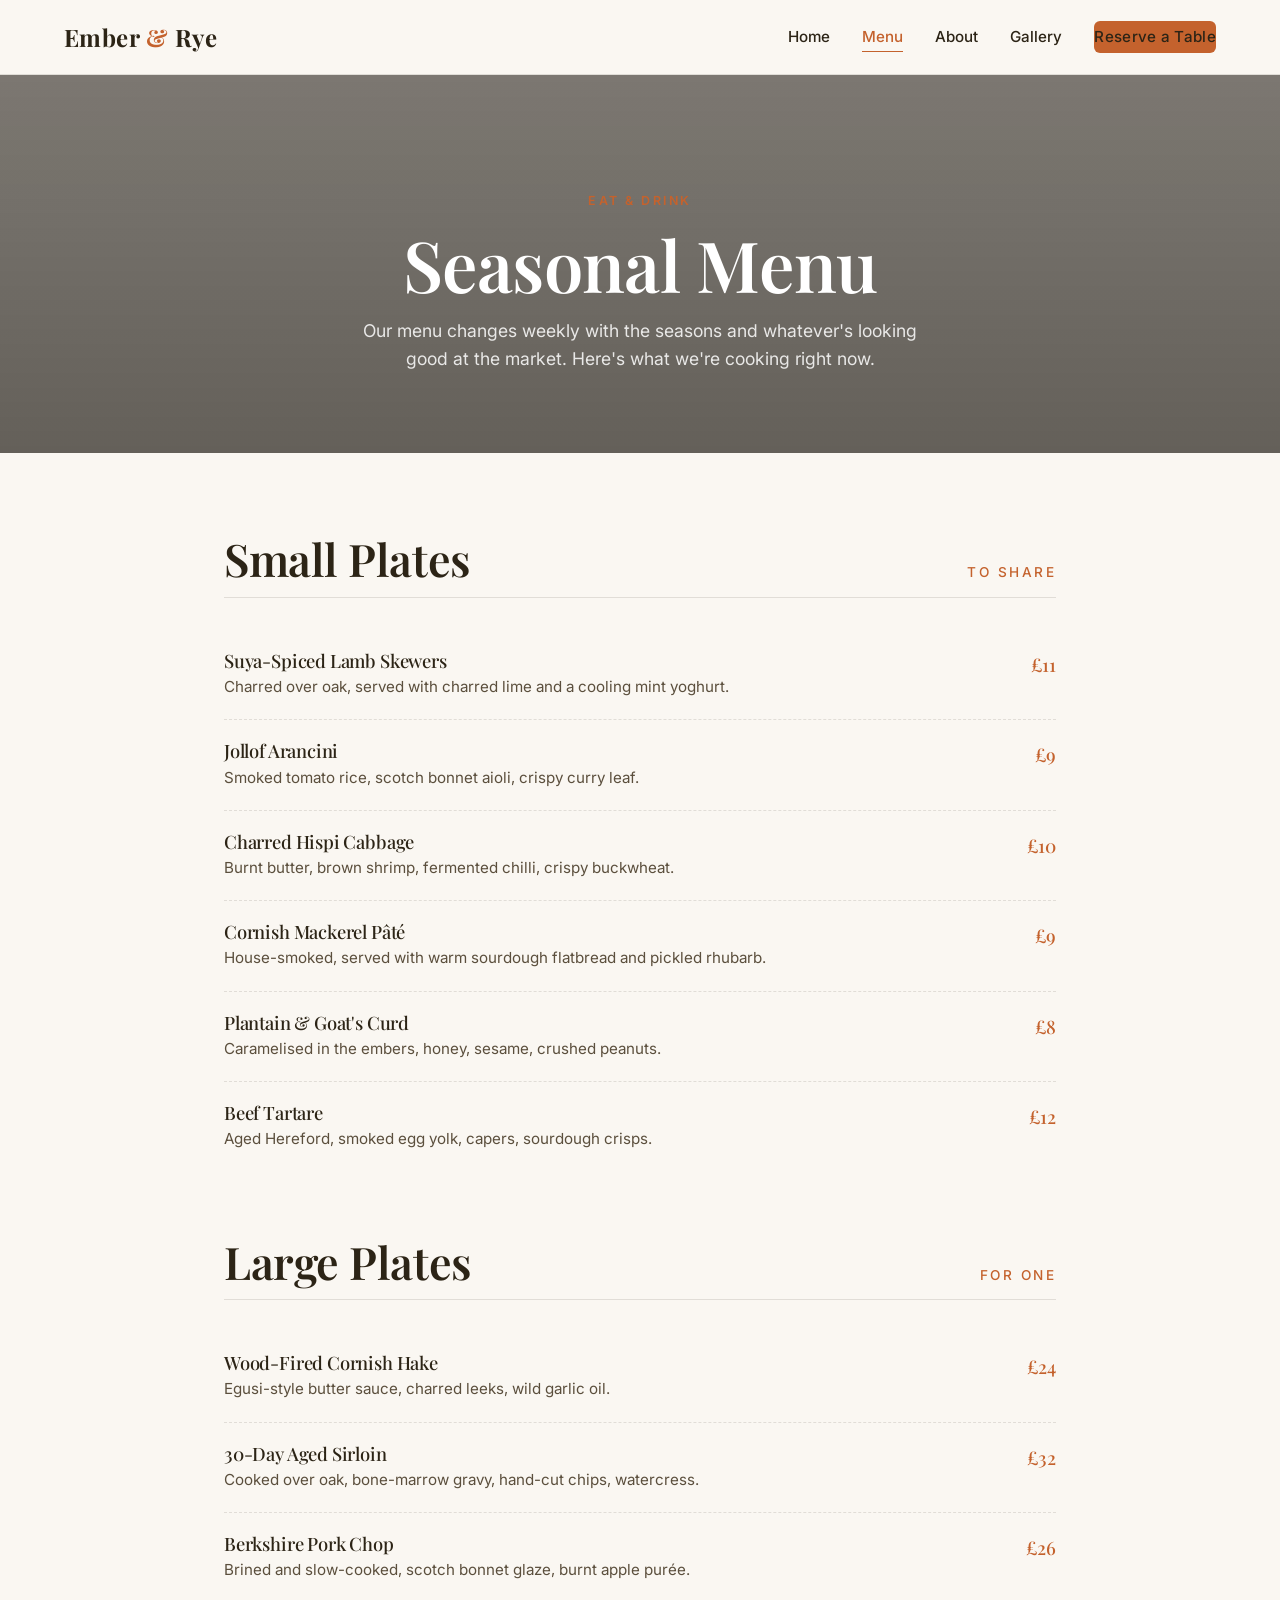
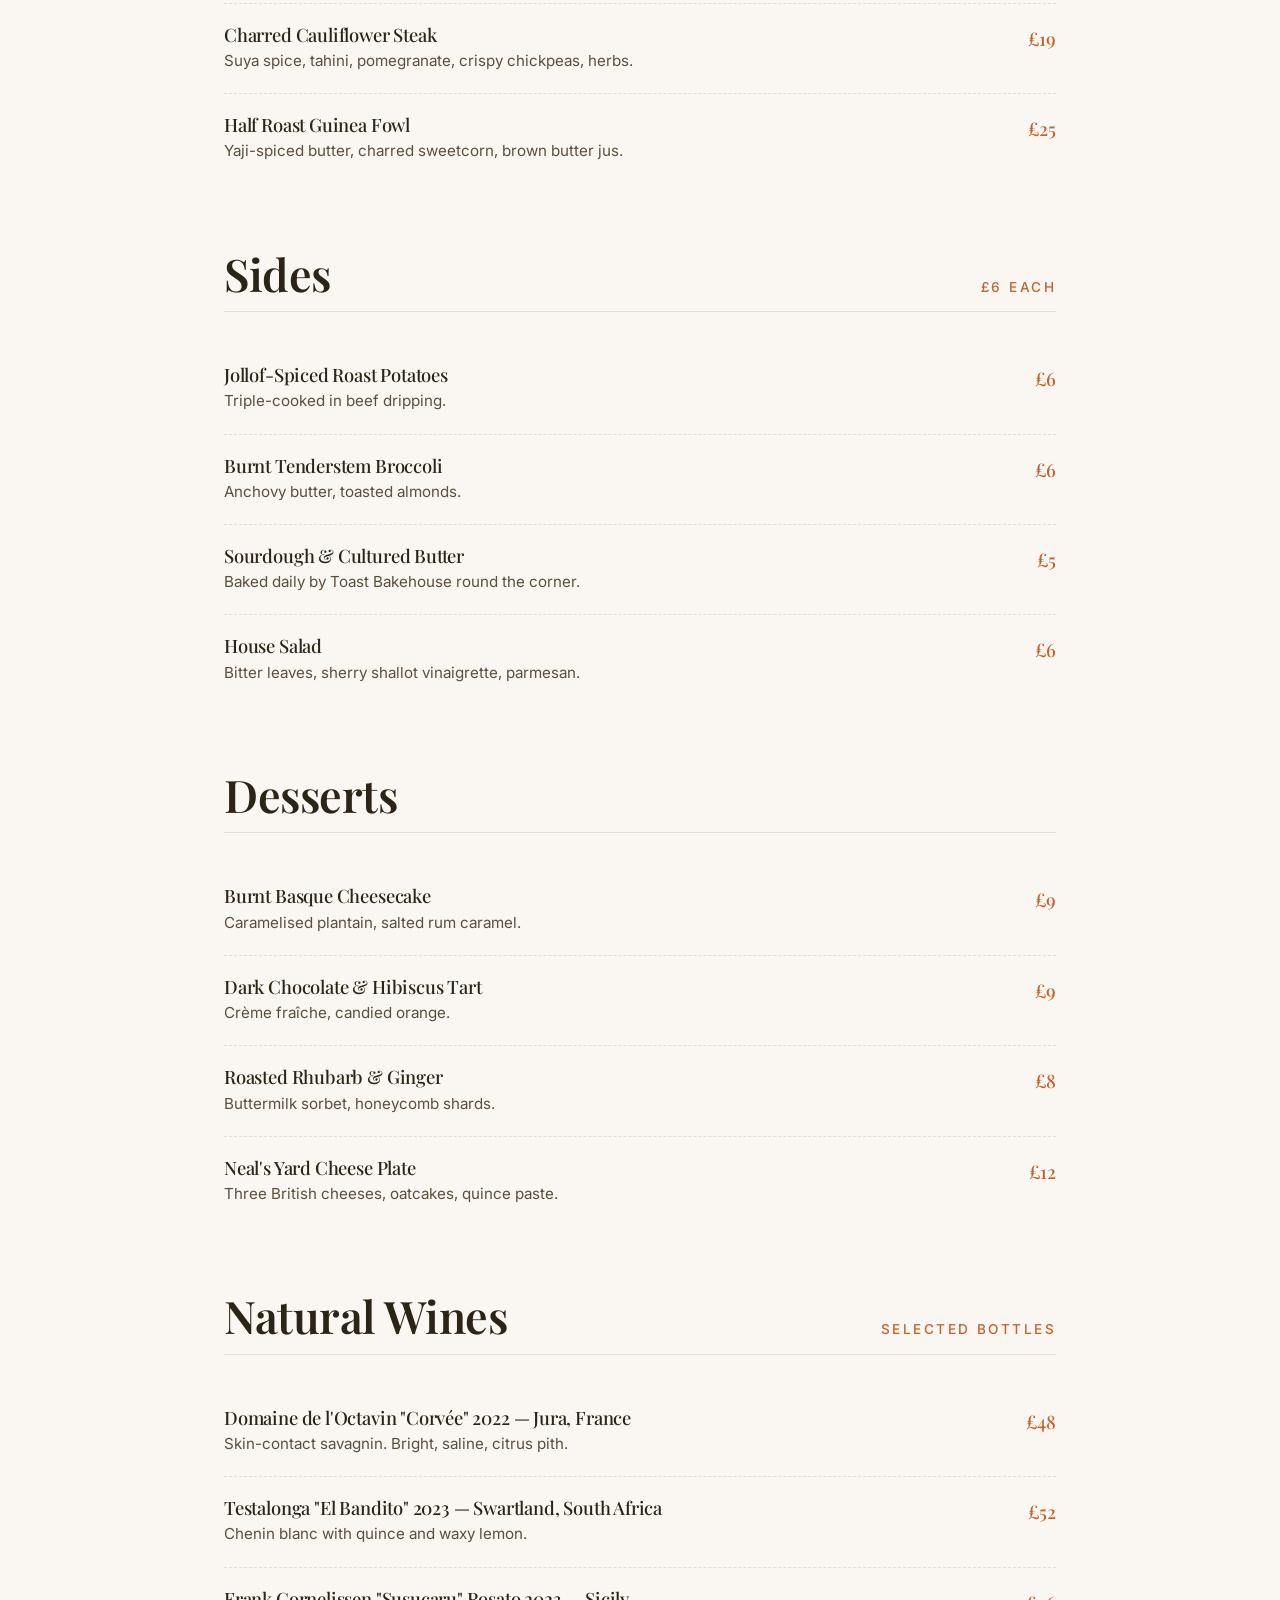
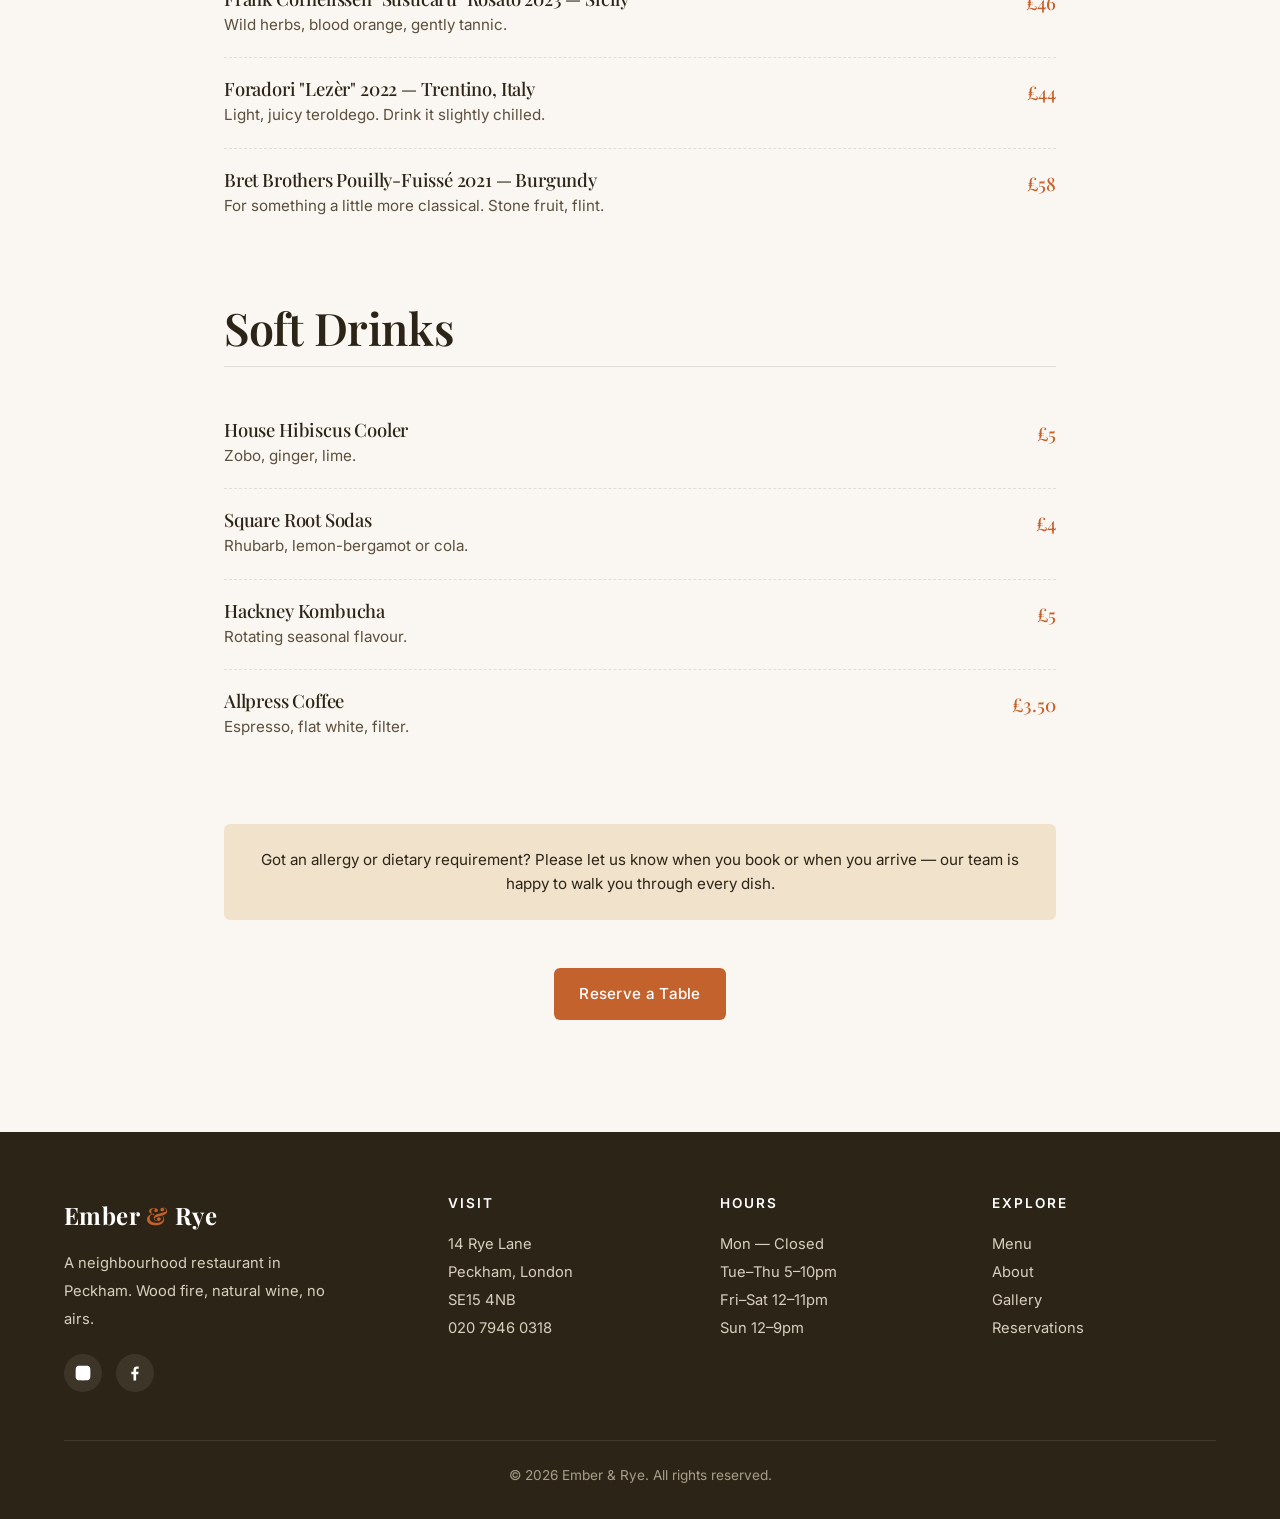
<file: menu.html>
<!doctype html>
<html lang="en">
<head>
<meta charset="utf-8" />
<meta name="viewport" content="width=device-width,initial-scale=1" />
<title>Menu — Ember & Rye, Peckham</title>
<meta name="description" content="Our seasonal menu changes weekly. Wood-fired small and large plates, sides, desserts and a natural wine list. Peckham, London." />
<link rel="preconnect" href="https://fonts.googleapis.com" />
<link rel="preconnect" href="https://fonts.gstatic.com" crossorigin />
<link href="https://fonts.googleapis.com/css2?family=Playfair+Display:wght@500;600;700&family=Inter:wght@400;500;600;700&display=swap" rel="stylesheet" />
<link rel="stylesheet" href="styles.css" />
</head>
<body>
<header class="site-header">
  <nav class="nav">
    <a href="index.html" class="logo">Ember <span>&</span> Rye</a>
    <button class="menu-toggle" aria-label="Menu"><span></span><span></span><span></span></button>
    <ul class="nav-links">
      <li><a href="index.html">Home</a></li>
      <li><a href="menu.html" class="active">Menu</a></li>
      <li><a href="about.html">About</a></li>
      <li><a href="gallery.html">Gallery</a></li>
      <li><a href="reservations.html" class="btn btn-primary">Reserve a Table</a></li>
    </ul>
  </nav>
</header>

<section class="page-hero" style="background-image:linear-gradient(rgba(20,15,8,.55),rgba(20,15,8,.65)),url('https://images.unsplash.com/photo-1504674900247-0877df9cc836?w=1920&q=80')">
  <span class="eyebrow" style="color:var(--accent)">Eat & Drink</span>
  <h1>Seasonal Menu</h1>
  <p>Our menu changes weekly with the seasons and whatever's looking good at the market. Here's what we're cooking right now.</p>
</section>

<section>
  <div class="container" style="max-width:880px">

    <div class="menu-section fade-up">
      <h2>Small Plates <small>To Share</small></h2>
      <div class="dish"><div class="dish-info"><h3>Suya-Spiced Lamb Skewers</h3><p>Charred over oak, served with charred lime and a cooling mint yoghurt.</p></div><div class="dish-price">£11</div></div>
      <div class="dish"><div class="dish-info"><h3>Jollof Arancini</h3><p>Smoked tomato rice, scotch bonnet aioli, crispy curry leaf.</p></div><div class="dish-price">£9</div></div>
      <div class="dish"><div class="dish-info"><h3>Charred Hispi Cabbage</h3><p>Burnt butter, brown shrimp, fermented chilli, crispy buckwheat.</p></div><div class="dish-price">£10</div></div>
      <div class="dish"><div class="dish-info"><h3>Cornish Mackerel Pâté</h3><p>House-smoked, served with warm sourdough flatbread and pickled rhubarb.</p></div><div class="dish-price">£9</div></div>
      <div class="dish"><div class="dish-info"><h3>Plantain & Goat's Curd</h3><p>Caramelised in the embers, honey, sesame, crushed peanuts.</p></div><div class="dish-price">£8</div></div>
      <div class="dish"><div class="dish-info"><h3>Beef Tartare</h3><p>Aged Hereford, smoked egg yolk, capers, sourdough crisps.</p></div><div class="dish-price">£12</div></div>
    </div>

    <div class="menu-section fade-up">
      <h2>Large Plates <small>For One</small></h2>
      <div class="dish"><div class="dish-info"><h3>Wood-Fired Cornish Hake</h3><p>Egusi-style butter sauce, charred leeks, wild garlic oil.</p></div><div class="dish-price">£24</div></div>
      <div class="dish"><div class="dish-info"><h3>30-Day Aged Sirloin</h3><p>Cooked over oak, bone-marrow gravy, hand-cut chips, watercress.</p></div><div class="dish-price">£32</div></div>
      <div class="dish"><div class="dish-info"><h3>Berkshire Pork Chop</h3><p>Brined and slow-cooked, scotch bonnet glaze, burnt apple purée.</p></div><div class="dish-price">£26</div></div>
      <div class="dish"><div class="dish-info"><h3>Charred Cauliflower Steak</h3><p>Suya spice, tahini, pomegranate, crispy chickpeas, herbs.</p></div><div class="dish-price">£19</div></div>
      <div class="dish"><div class="dish-info"><h3>Half Roast Guinea Fowl</h3><p>Yaji-spiced butter, charred sweetcorn, brown butter jus.</p></div><div class="dish-price">£25</div></div>
    </div>

    <div class="menu-section fade-up">
      <h2>Sides <small>£6 each</small></h2>
      <div class="dish"><div class="dish-info"><h3>Jollof-Spiced Roast Potatoes</h3><p>Triple-cooked in beef dripping.</p></div><div class="dish-price">£6</div></div>
      <div class="dish"><div class="dish-info"><h3>Burnt Tenderstem Broccoli</h3><p>Anchovy butter, toasted almonds.</p></div><div class="dish-price">£6</div></div>
      <div class="dish"><div class="dish-info"><h3>Sourdough & Cultured Butter</h3><p>Baked daily by Toast Bakehouse round the corner.</p></div><div class="dish-price">£5</div></div>
      <div class="dish"><div class="dish-info"><h3>House Salad</h3><p>Bitter leaves, sherry shallot vinaigrette, parmesan.</p></div><div class="dish-price">£6</div></div>
    </div>

    <div class="menu-section fade-up">
      <h2>Desserts</h2>
      <div class="dish"><div class="dish-info"><h3>Burnt Basque Cheesecake</h3><p>Caramelised plantain, salted rum caramel.</p></div><div class="dish-price">£9</div></div>
      <div class="dish"><div class="dish-info"><h3>Dark Chocolate & Hibiscus Tart</h3><p>Crème fraîche, candied orange.</p></div><div class="dish-price">£9</div></div>
      <div class="dish"><div class="dish-info"><h3>Roasted Rhubarb & Ginger</h3><p>Buttermilk sorbet, honeycomb shards.</p></div><div class="dish-price">£8</div></div>
      <div class="dish"><div class="dish-info"><h3>Neal's Yard Cheese Plate</h3><p>Three British cheeses, oatcakes, quince paste.</p></div><div class="dish-price">£12</div></div>
    </div>

    <div class="menu-section fade-up">
      <h2>Natural Wines <small>Selected Bottles</small></h2>
      <div class="dish"><div class="dish-info"><h3>Domaine de l'Octavin "Corvée" 2022 — Jura, France</h3><p>Skin-contact savagnin. Bright, saline, citrus pith.</p></div><div class="dish-price">£48</div></div>
      <div class="dish"><div class="dish-info"><h3>Testalonga "El Bandito" 2023 — Swartland, South Africa</h3><p>Chenin blanc with quince and waxy lemon.</p></div><div class="dish-price">£52</div></div>
      <div class="dish"><div class="dish-info"><h3>Frank Cornelissen "Susucaru" Rosato 2023 — Sicily</h3><p>Wild herbs, blood orange, gently tannic.</p></div><div class="dish-price">£46</div></div>
      <div class="dish"><div class="dish-info"><h3>Foradori "Lezèr" 2022 — Trentino, Italy</h3><p>Light, juicy teroldego. Drink it slightly chilled.</p></div><div class="dish-price">£44</div></div>
      <div class="dish"><div class="dish-info"><h3>Bret Brothers Pouilly-Fuissé 2021 — Burgundy</h3><p>For something a little more classical. Stone fruit, flint.</p></div><div class="dish-price">£58</div></div>
    </div>

    <div class="menu-section fade-up">
      <h2>Soft Drinks</h2>
      <div class="dish"><div class="dish-info"><h3>House Hibiscus Cooler</h3><p>Zobo, ginger, lime.</p></div><div class="dish-price">£5</div></div>
      <div class="dish"><div class="dish-info"><h3>Square Root Sodas</h3><p>Rhubarb, lemon-bergamot or cola.</p></div><div class="dish-price">£4</div></div>
      <div class="dish"><div class="dish-info"><h3>Hackney Kombucha</h3><p>Rotating seasonal flavour.</p></div><div class="dish-price">£5</div></div>
      <div class="dish"><div class="dish-info"><h3>Allpress Coffee</h3><p>Espresso, flat white, filter.</p></div><div class="dish-price">£3.50</div></div>
    </div>

    <div class="allergen-note fade-up">
      Got an allergy or dietary requirement? Please let us know when you book or when you arrive — our team is happy to walk you through every dish.
    </div>

    <div style="text-align:center;margin-top:3rem" class="fade-up">
      <a href="reservations.html" class="btn btn-primary">Reserve a Table</a>
    </div>

  </div>
</section>

<footer>
  <div class="container">
    <div class="footer-grid">
      <div class="footer-brand">
        <div class="logo" style="color:#fff">Ember <span>&</span> Rye</div>
        <p>A neighbourhood restaurant in Peckham. Wood fire, natural wine, no airs.</p>
        <div class="socials">
          <a href="#" aria-label="Instagram"><svg viewBox="0 0 24 24"><path d="M12 2.2c3.2 0 3.6 0 4.85.07 1.17.05 1.8.25 2.23.41.56.22.96.48 1.38.9.42.42.68.82.9 1.38.16.42.36 1.06.41 2.23.06 1.27.07 1.65.07 4.85s0 3.58-.07 4.85c-.05 1.17-.25 1.8-.41 2.23a3.7 3.7 0 0 1-.9 1.38c-.42.42-.82.68-1.38.9-.43.16-1.06.36-2.23.41-1.27.06-1.65.07-4.85.07s-3.58 0-4.85-.07c-1.17-.05-1.8-.25-2.23-.41a3.7 3.7 0 0 1-1.38-.9 3.7 3.7 0 0 1-.9-1.38c-.16-.43-.36-1.06-.41-2.23C2.2 15.58 2.2 15.2 2.2 12s0-3.58.07-4.85c.05-1.17.25-1.8.41-2.23.22-.56.48-.96.9-1.38.42-.42.82-.68 1.38-.9.43-.16 1.06-.36 2.23-.41C8.42 2.2 8.8 2.2 12 2.2z"/></svg></a>
          <a href="#" aria-label="Facebook"><svg viewBox="0 0 24 24"><path d="M13.5 22v-8.5h2.86l.43-3.33H13.5V8.04c0-.96.27-1.62 1.65-1.62h1.76V3.43c-.86-.09-1.72-.13-2.59-.13-2.56 0-4.32 1.56-4.32 4.44v2.43H7.13v3.33h2.87V22h3.5z"/></svg></a>
        </div>
      </div>
      <div><h4>Visit</h4><ul><li>14 Rye Lane</li><li>Peckham, London</li><li>SE15 4NB</li><li>020 7946 0318</li></ul></div>
      <div><h4>Hours</h4><ul><li>Mon — Closed</li><li>Tue–Thu 5–10pm</li><li>Fri–Sat 12–11pm</li><li>Sun 12–9pm</li></ul></div>
      <div><h4>Explore</h4><ul><li><a href="menu.html">Menu</a></li><li><a href="about.html">About</a></li><li><a href="gallery.html">Gallery</a></li><li><a href="reservations.html">Reservations</a></li></ul></div>
    </div>
    <div class="copyright">© 2026 Ember & Rye. All rights reserved.</div>
  </div>
</footer>
<script src="main.js"></script>
</body>
</html>
</file>
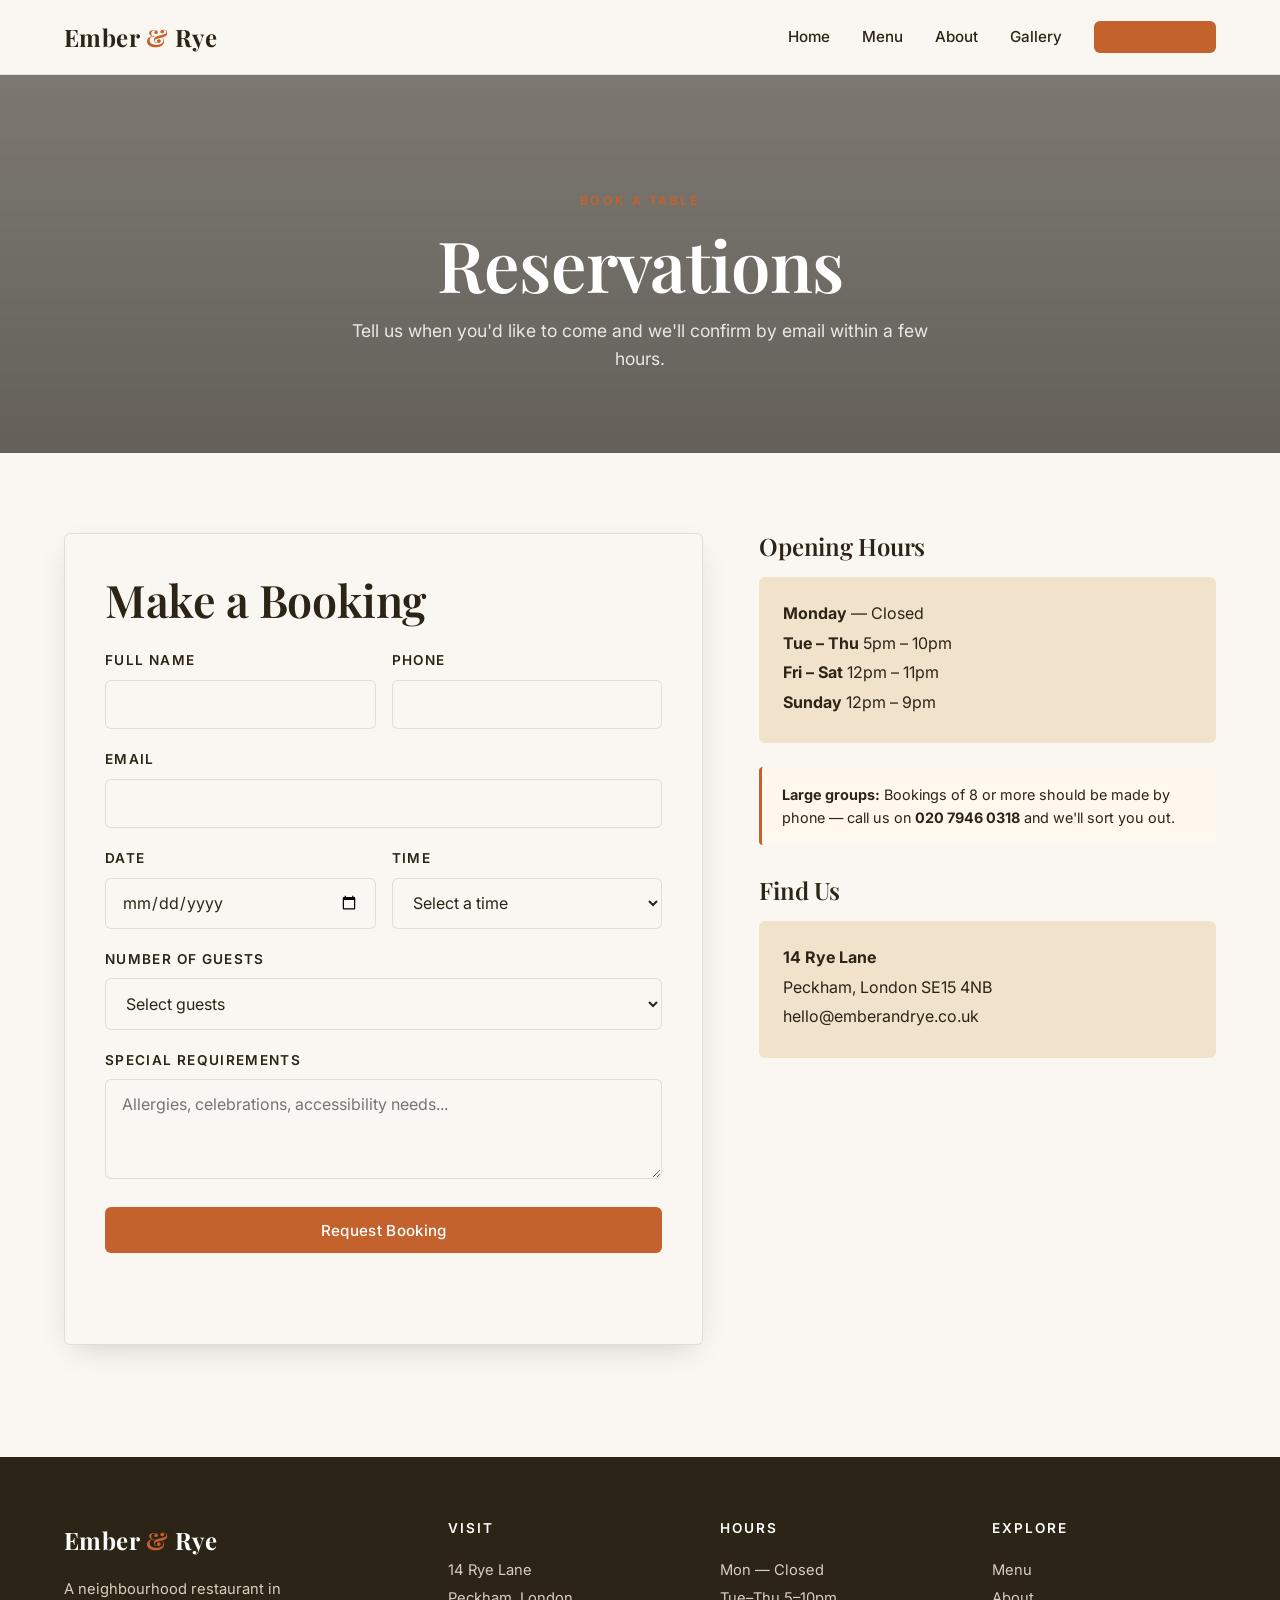
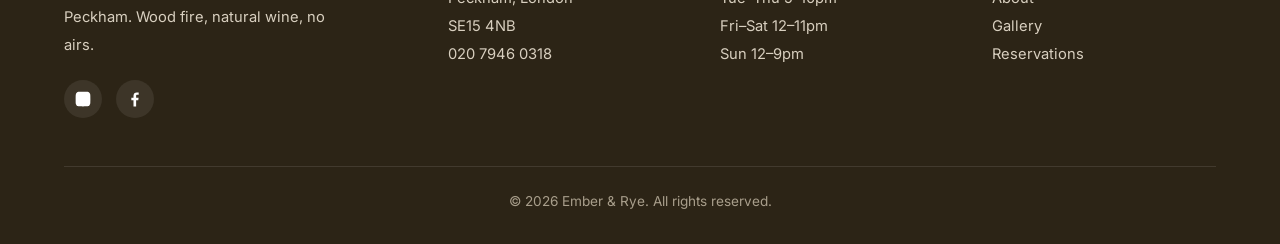
<file: reservations.html>
<!doctype html>
<html lang="en">
<head>
<meta charset="utf-8" />
<meta name="viewport" content="width=device-width,initial-scale=1" />
<title>Reservations — Ember & Rye, Peckham</title>
<meta name="description" content="Book a table at Ember & Rye in Peckham. Wood-fired food, natural wine and a Sunday roast worth travelling for." />
<link rel="preconnect" href="https://fonts.googleapis.com" />
<link rel="preconnect" href="https://fonts.gstatic.com" crossorigin />
<link href="https://fonts.googleapis.com/css2?family=Playfair+Display:wght@500;600;700&family=Inter:wght@400;500;600;700&display=swap" rel="stylesheet" />
<link rel="stylesheet" href="styles.css" />
</head>
<body>
<header class="site-header">
  <nav class="nav">
    <a href="index.html" class="logo">Ember <span>&</span> Rye</a>
    <button class="menu-toggle" aria-label="Menu"><span></span><span></span><span></span></button>
    <ul class="nav-links">
      <li><a href="index.html">Home</a></li>
      <li><a href="menu.html">Menu</a></li>
      <li><a href="about.html">About</a></li>
      <li><a href="gallery.html">Gallery</a></li>
      <li><a href="reservations.html" class="btn btn-primary active">Reserve a Table</a></li>
    </ul>
  </nav>
</header>

<section class="page-hero" style="background-image:linear-gradient(rgba(20,15,8,.55),rgba(20,15,8,.65)),url('https://images.unsplash.com/photo-1543007630-9710e4a00a20?w=1920&q=80')">
  <span class="eyebrow" style="color:var(--accent)">Book a Table</span>
  <h1>Reservations</h1>
  <p>Tell us when you'd like to come and we'll confirm by email within a few hours.</p>
</section>

<section>
  <div class="container">
    <div class="reserve-grid">
      <form id="reservation-form" class="form-card fade-up" novalidate>
        <h2 style="margin-bottom:1.5rem">Make a Booking</h2>
        <div class="form-row">
          <div class="form-group"><label for="name">Full Name</label><input id="name" name="name" type="text" required /></div>
          <div class="form-group"><label for="phone">Phone</label><input id="phone" name="phone" type="tel" required /></div>
        </div>
        <div class="form-group"><label for="email">Email</label><input id="email" name="email" type="email" required /></div>
        <div class="form-row">
          <div class="form-group"><label for="date">Date</label><input id="date" name="date" type="date" required /></div>
          <div class="form-group">
            <label for="time">Time</label>
            <select id="time" name="time" required>
              <option value="">Select a time</option>
              <option>12:00</option><option>12:30</option><option>13:00</option><option>13:30</option>
              <option>14:00</option><option>17:00</option><option>17:30</option><option>18:00</option>
              <option>18:30</option><option>19:00</option><option>19:30</option><option>20:00</option>
              <option>20:30</option><option>21:00</option>
            </select>
          </div>
        </div>
        <div class="form-group">
          <label for="guests">Number of Guests</label>
          <select id="guests" name="guests" required>
            <option value="">Select guests</option>
            <option>1</option><option>2</option><option>3</option><option>4</option><option>5</option>
            <option>6</option><option>7</option><option>8+ (please call)</option>
          </select>
        </div>
        <div class="form-group"><label for="notes">Special Requirements</label><textarea id="notes" name="notes" placeholder="Allergies, celebrations, accessibility needs..."></textarea></div>
        <button type="submit" class="btn btn-primary" style="width:100%">Request Booking</button>
        <div class="form-status" style="display:none;margin-top:1.5rem;padding:1rem;background:var(--sand-soft);border-radius:var(--radius);font-size:.95rem;color:var(--ink)"></div>
      </form>

      <aside class="reserve-info fade-up">
        <h3>Opening Hours</h3>
        <div class="info-card">
          <p><strong>Monday</strong> — Closed</p>
          <p><strong>Tue – Thu</strong> 5pm – 10pm</p>
          <p><strong>Fri – Sat</strong> 12pm – 11pm</p>
          <p><strong>Sunday</strong> 12pm – 9pm</p>
        </div>

        <div class="note">
          <strong>Large groups:</strong> Bookings of 8 or more should be made by phone — call us on <strong>020 7946 0318</strong> and we'll sort you out.
        </div>

        <h3 style="margin-top:2rem">Find Us</h3>
        <div class="info-card">
          <p><strong>14 Rye Lane</strong></p>
          <p>Peckham, London SE15 4NB</p>
          <p>hello@emberandrye.co.uk</p>
        </div>
        <iframe loading="lazy" src="https://www.google.com/maps?q=Rye+Lane,+Peckham,+London+SE15&output=embed"></iframe>
      </aside>
    </div>
  </div>
</section>

<footer>
  <div class="container">
    <div class="footer-grid">
      <div class="footer-brand">
        <div class="logo" style="color:#fff">Ember <span>&</span> Rye</div>
        <p>A neighbourhood restaurant in Peckham. Wood fire, natural wine, no airs.</p>
        <div class="socials">
          <a href="#" aria-label="Instagram"><svg viewBox="0 0 24 24"><path d="M12 2.2c3.2 0 3.6 0 4.85.07 1.17.05 1.8.25 2.23.41.56.22.96.48 1.38.9.42.42.68.82.9 1.38.16.42.36 1.06.41 2.23.06 1.27.07 1.65.07 4.85s0 3.58-.07 4.85c-.05 1.17-.25 1.8-.41 2.23a3.7 3.7 0 0 1-.9 1.38c-.42.42-.82.68-1.38.9-.43.16-1.06.36-2.23.41-1.27.06-1.65.07-4.85.07s-3.58 0-4.85-.07c-1.17-.05-1.8-.25-2.23-.41a3.7 3.7 0 0 1-1.38-.9 3.7 3.7 0 0 1-.9-1.38c-.16-.43-.36-1.06-.41-2.23C2.2 15.58 2.2 15.2 2.2 12s0-3.58.07-4.85c.05-1.17.25-1.8.41-2.23.22-.56.48-.96.9-1.38.42-.42.82-.68 1.38-.9.43-.16 1.06-.36 2.23-.41C8.42 2.2 8.8 2.2 12 2.2z"/></svg></a>
          <a href="#" aria-label="Facebook"><svg viewBox="0 0 24 24"><path d="M13.5 22v-8.5h2.86l.43-3.33H13.5V8.04c0-.96.27-1.62 1.65-1.62h1.76V3.43c-.86-.09-1.72-.13-2.59-.13-2.56 0-4.32 1.56-4.32 4.44v2.43H7.13v3.33h2.87V22h3.5z"/></svg></a>
        </div>
      </div>
      <div><h4>Visit</h4><ul><li>14 Rye Lane</li><li>Peckham, London</li><li>SE15 4NB</li><li>020 7946 0318</li></ul></div>
      <div><h4>Hours</h4><ul><li>Mon — Closed</li><li>Tue–Thu 5–10pm</li><li>Fri–Sat 12–11pm</li><li>Sun 12–9pm</li></ul></div>
      <div><h4>Explore</h4><ul><li><a href="menu.html">Menu</a></li><li><a href="about.html">About</a></li><li><a href="gallery.html">Gallery</a></li><li><a href="reservations.html">Reservations</a></li></ul></div>
    </div>
    <div class="copyright">© 2026 Ember & Rye. All rights reserved.</div>
  </div>
</footer>
<script src="main.js"></script>
</body>
</html>
</file>
<file: styles.css>
/* Ember & Rye — shared styles */
:root{
  --bg:#FAF7F2;
  --ink:#2C2416;
  --ink-soft:#5b4f3d;
  --accent:#C4622D;
  --accent-dark:#a8511f;
  --sand:#E8D5B7;
  --sand-soft:#f1e3cb;
  --line:rgba(44,36,22,.12);
  --shadow:0 10px 30px -12px rgba(44,36,22,.25);
  --radius:6px;
  --max:1200px;
}
*{box-sizing:border-box;margin:0;padding:0}
html{scroll-behavior:smooth}
body{
  font-family:'Inter',system-ui,sans-serif;
  background:var(--bg);
  color:var(--ink);
  line-height:1.6;
  -webkit-font-smoothing:antialiased;
}
h1,h2,h3,h4{font-family:'Playfair Display',Georgia,serif;font-weight:600;line-height:1.15;color:var(--ink);letter-spacing:-.01em}
h1{font-size:clamp(2.4rem,5.5vw,4.5rem)}
h2{font-size:clamp(1.9rem,3.5vw,2.8rem);margin-bottom:1rem}
h3{font-size:1.35rem;margin-bottom:.5rem}
p{color:var(--ink-soft)}
a{color:inherit;text-decoration:none}
img{max-width:100%;display:block}
.container{max-width:var(--max);margin:0 auto;padding:0 1.5rem}
section{padding:5rem 0}

/* Header */
.site-header{
  position:sticky;top:0;z-index:50;
  background:rgba(250,247,242,.92);
  backdrop-filter:blur(10px);
  border-bottom:1px solid var(--line);
  transition:box-shadow .3s ease;
}
.site-header.scrolled{box-shadow:0 4px 20px -10px rgba(44,36,22,.2)}
.nav{display:flex;align-items:center;justify-content:space-between;padding:1.1rem 1.5rem;max-width:var(--max);margin:0 auto}
.logo{font-family:'Playfair Display',serif;font-size:1.5rem;font-weight:700;letter-spacing:.02em;color:var(--ink)}
.logo span{color:var(--accent)}
.nav-links{display:flex;gap:2rem;align-items:center;list-style:none}
.nav-links a{font-size:.95rem;font-weight:500;color:var(--ink);position:relative;padding:.25rem 0;transition:color .2s}
.nav-links a:hover,.nav-links a.active{color:var(--accent)}
.nav-links a:not(.btn)::after{
  content:'';position:absolute;left:0;bottom:-2px;height:1px;width:100%;
  background:var(--accent);transform:scaleX(0);transform-origin:right;transition:transform .3s;
}
.nav-links a:not(.btn):hover::after,.nav-links a.active::after{transform:scaleX(1);transform-origin:left}

/* Buttons */
.btn{
  display:inline-block;padding:.85rem 1.6rem;border-radius:var(--radius);
  font-weight:500;font-size:.95rem;letter-spacing:.02em;cursor:pointer;border:none;
  transition:all .25s ease;font-family:inherit;
}
.btn-primary{background:var(--accent);color:#fff}
.btn-primary:hover{background:var(--accent-dark);transform:translateY(-2px);box-shadow:0 8px 20px -8px rgba(196,98,45,.5)}
.btn-primary::after{display:none!important}
.btn-outline{background:transparent;color:var(--ink);border:1.5px solid var(--ink)}
.btn-outline:hover{background:var(--ink);color:var(--bg);transform:translateY(-2px)}
.btn-outline::after{display:none!important}

/* Mobile menu */
.menu-toggle{display:none;background:none;border:none;cursor:pointer;width:30px;height:24px;position:relative}
.menu-toggle span{display:block;position:absolute;height:2px;width:100%;background:var(--ink);left:0;transition:.3s}
.menu-toggle span:nth-child(1){top:2px}
.menu-toggle span:nth-child(2){top:11px}
.menu-toggle span:nth-child(3){top:20px}
.menu-toggle.open span:nth-child(1){top:11px;transform:rotate(45deg)}
.menu-toggle.open span:nth-child(2){opacity:0}
.menu-toggle.open span:nth-child(3){top:11px;transform:rotate(-45deg)}

/* Hero */
.hero{
  position:relative;min-height:88vh;display:flex;align-items:center;
  background:linear-gradient(rgba(20,15,8,.55),rgba(20,15,8,.65)),url('https://images.unsplash.com/photo-1414235077428-338989a2e8c0?w=1920&q=80') center/cover no-repeat;
  color:#fff;text-align:center;padding:6rem 1.5rem;
}
.hero h1{color:#fff;max-width:900px;margin:0 auto 1.25rem}
.hero .sub{color:rgba(255,255,255,.88);font-size:1.15rem;max-width:640px;margin:0 auto 2.25rem}
.hero-ctas{display:flex;gap:1rem;justify-content:center;flex-wrap:wrap}
.hero .btn-outline{color:#fff;border-color:#fff}
.hero .btn-outline:hover{background:#fff;color:var(--ink)}

/* Page hero (smaller) */
.page-hero{
  background:linear-gradient(rgba(20,15,8,.55),rgba(20,15,8,.65)),url('https://images.unsplash.com/photo-1552566626-52f8b828add9?w=1920&q=80') center/cover no-repeat;
  color:#fff;padding:7rem 1.5rem 5rem;text-align:center;
}
.page-hero h1{color:#fff;margin-bottom:.75rem}
.page-hero p{color:rgba(255,255,255,.85);font-size:1.1rem;max-width:600px;margin:0 auto}

/* Section helpers */
.eyebrow{text-transform:uppercase;letter-spacing:.2em;font-size:.78rem;color:var(--accent);font-weight:600;margin-bottom:.85rem;display:inline-block}
.section-head{text-align:center;max-width:680px;margin:0 auto 3.5rem}
.section-head p{font-size:1.05rem;margin-top:.5rem}
.bg-sand{background:var(--sand-soft)}

/* Story */
.story{display:grid;grid-template-columns:1fr 1fr;gap:4rem;align-items:center}
.story img{border-radius:var(--radius);box-shadow:var(--shadow);aspect-ratio:4/5;object-fit:cover}
.story p{font-size:1.05rem;margin-bottom:1rem}

/* Feature cards */
.cards{display:grid;grid-template-columns:repeat(3,1fr);gap:2rem}
.card{
  background:var(--bg);border:1px solid var(--line);padding:2.5rem 2rem;border-radius:var(--radius);
  transition:transform .35s ease,box-shadow .35s ease;
}
.card:hover{transform:translateY(-6px);box-shadow:var(--shadow)}
.card .icon{width:48px;height:48px;border-radius:50%;background:var(--sand);display:flex;align-items:center;justify-content:center;margin-bottom:1.25rem;font-size:1.4rem}
.card h3{margin-bottom:.5rem}

/* Testimonials */
.reviews{display:grid;grid-template-columns:repeat(3,1fr);gap:2rem}
.review{background:var(--bg);padding:2rem;border-radius:var(--radius);border:1px solid var(--line)}
.stars{color:var(--accent);margin-bottom:1rem;letter-spacing:.15em}
.review p{font-style:italic;color:var(--ink);margin-bottom:1.25rem}
.review .author{font-size:.9rem;color:var(--ink-soft);font-style:normal}

/* Hours */
.hours-grid{display:grid;grid-template-columns:repeat(auto-fit,minmax(220px,1fr));gap:1rem;max-width:780px;margin:0 auto}
.hours-row{display:flex;justify-content:space-between;padding:1rem 1.25rem;background:var(--bg);border-radius:var(--radius);border:1px solid var(--line)}
.hours-row.closed{opacity:.6}
.hours-row .day{font-weight:600}

/* Find us */
.find{display:grid;grid-template-columns:1fr 1.3fr;gap:3rem;align-items:stretch}
.find-info{padding:1rem 0}
.find-info h3{font-family:'Playfair Display',serif;font-size:1.8rem;margin-bottom:1rem}
.find-info p{margin-bottom:.5rem}
.find iframe{width:100%;height:100%;min-height:380px;border:0;border-radius:var(--radius);box-shadow:var(--shadow)}

/* Footer */
footer{background:var(--ink);color:#d8cfbf;padding:4rem 0 2rem;margin-top:2rem}
footer h4{color:#fff;font-family:'Inter',sans-serif;font-size:.85rem;text-transform:uppercase;letter-spacing:.15em;margin-bottom:1.25rem;font-weight:600}
.footer-grid{display:grid;grid-template-columns:1.5fr 1fr 1fr 1fr;gap:3rem;margin-bottom:3rem}
.footer-grid p,.footer-grid li,.footer-grid a{font-size:.92rem;color:#d8cfbf;line-height:1.9}
.footer-grid ul{list-style:none}
.footer-grid a:hover{color:var(--accent)}
.footer-brand p{margin-top:1rem;max-width:280px}
.socials{display:flex;gap:.85rem;margin-top:1.25rem}
.socials a{width:38px;height:38px;border-radius:50%;background:rgba(255,255,255,.08);display:flex;align-items:center;justify-content:center;transition:background .2s}
.socials a:hover{background:var(--accent)}
.socials svg{width:18px;height:18px;fill:#fff}
.copyright{border-top:1px solid rgba(255,255,255,.1);padding-top:1.5rem;text-align:center;font-size:.85rem;color:#a89e8b}

/* Menu page */
.menu-section{margin-bottom:4rem}
.menu-section h2{border-bottom:1px solid var(--line);padding-bottom:.75rem;margin-bottom:2rem;display:flex;align-items:baseline;justify-content:space-between}
.menu-section h2 small{font-family:'Inter',sans-serif;font-size:.85rem;color:var(--accent);text-transform:uppercase;letter-spacing:.18em;font-weight:500}
.dish{display:flex;justify-content:space-between;gap:1.5rem;padding:1.25rem 0;border-bottom:1px dashed var(--line)}
.dish:last-child{border-bottom:none}
.dish-info h3{font-size:1.15rem;margin-bottom:.25rem;font-family:'Playfair Display',serif;font-weight:500}
.dish-info p{font-size:.95rem;color:var(--ink-soft);max-width:560px}
.dish-price{font-family:'Playfair Display',serif;font-size:1.15rem;color:var(--accent);font-weight:500;white-space:nowrap}
.allergen-note{background:var(--sand-soft);padding:1.5rem;border-radius:var(--radius);text-align:center;font-size:.95rem;margin-top:3rem}

/* About */
.about-block{display:grid;grid-template-columns:1fr 1fr;gap:4rem;align-items:center;margin-bottom:5rem}
.about-block.reverse{direction:rtl}
.about-block.reverse>*{direction:ltr}
.about-block img{border-radius:var(--radius);box-shadow:var(--shadow);aspect-ratio:4/5;object-fit:cover}
.about-block p{font-size:1.05rem;margin-bottom:1rem}
.team{display:grid;grid-template-columns:repeat(3,1fr);gap:2.5rem}
.team-member{text-align:center}
.team-member img{aspect-ratio:1;object-fit:cover;border-radius:50%;width:200px;margin:0 auto 1.25rem;box-shadow:var(--shadow)}
.team-member h3{margin-bottom:.25rem}
.team-member .role{color:var(--accent);font-size:.85rem;text-transform:uppercase;letter-spacing:.15em;margin-bottom:.75rem}
.team-member p{font-size:.95rem}

/* Timeline */
.timeline{max-width:760px;margin:0 auto;position:relative;padding-left:2rem;border-left:2px solid var(--sand)}
.timeline-item{position:relative;padding-bottom:2.5rem}
.timeline-item::before{content:'';position:absolute;left:-2.45rem;top:.4rem;width:14px;height:14px;border-radius:50%;background:var(--accent);border:3px solid var(--bg)}
.timeline-year{font-family:'Playfair Display',serif;font-size:1.4rem;color:var(--accent);margin-bottom:.4rem}
.timeline-item p{margin:0}

/* Reservations */
.reserve-grid{display:grid;grid-template-columns:1.4fr 1fr;gap:3.5rem}
.form-card{background:var(--bg);padding:2.5rem;border-radius:var(--radius);border:1px solid var(--line);box-shadow:var(--shadow)}
.form-row{display:grid;grid-template-columns:1fr 1fr;gap:1rem}
.form-group{margin-bottom:1.25rem}
.form-group label{display:block;font-size:.85rem;font-weight:600;margin-bottom:.5rem;color:var(--ink);text-transform:uppercase;letter-spacing:.1em}
.form-group input,.form-group select,.form-group textarea{
  width:100%;padding:.85rem 1rem;border:1px solid var(--line);border-radius:var(--radius);
  background:var(--bg);font-family:inherit;font-size:1rem;color:var(--ink);transition:border-color .2s;
}
.form-group input:focus,.form-group select:focus,.form-group textarea:focus{outline:none;border-color:var(--accent)}
.form-group textarea{resize:vertical;min-height:100px}
.reserve-info h3{font-family:'Playfair Display',serif;font-size:1.5rem;margin-bottom:1rem}
.reserve-info .info-card{background:var(--sand-soft);padding:1.5rem;border-radius:var(--radius);margin-bottom:1.5rem}
.reserve-info .info-card p{margin-bottom:.25rem;color:var(--ink)}
.reserve-info iframe{width:100%;height:240px;border:0;border-radius:var(--radius);margin-top:1rem}
.note{font-size:.9rem;background:#fff8ee;border-left:3px solid var(--accent);padding:1rem 1.25rem;border-radius:4px;color:var(--ink)}

/* Gallery */
.gallery-grid{
  columns:3;column-gap:1rem;
}
.gallery-item{
  break-inside:avoid;margin-bottom:1rem;position:relative;border-radius:var(--radius);overflow:hidden;cursor:pointer;
}
.gallery-item img{width:100%;display:block;transition:transform .6s ease}
.gallery-item:hover img{transform:scale(1.05)}
.gallery-item .caption{
  position:absolute;inset:0;background:linear-gradient(to top,rgba(20,15,8,.85),transparent 60%);
  color:#fff;display:flex;align-items:flex-end;padding:1.25rem;opacity:0;transition:opacity .3s;font-family:'Playfair Display',serif;font-size:1.1rem;
}
.gallery-item:hover .caption{opacity:1}

/* Scroll animations */
.fade-up{opacity:0;transform:translateY(24px);transition:opacity .8s ease,transform .8s ease}
.fade-up.in{opacity:1;transform:none}

/* Responsive */
@media (max-width:880px){
  section{padding:3.5rem 0}
  .menu-toggle{display:block}
  .nav-links{
    position:absolute;top:100%;left:0;right:0;background:var(--bg);
    flex-direction:column;gap:0;padding:1rem 0;border-bottom:1px solid var(--line);
    transform:translateY(-10px);opacity:0;pointer-events:none;transition:.25s;
  }
  .nav-links.open{transform:none;opacity:1;pointer-events:auto}
  .nav-links li{width:100%;text-align:center}
  .nav-links li a{display:block;padding:1rem}
  .story,.find,.about-block,.reserve-grid{grid-template-columns:1fr;gap:2rem}
  .about-block.reverse{direction:ltr}
  .cards,.reviews,.team{grid-template-columns:1fr;gap:1.5rem}
  .footer-grid{grid-template-columns:1fr 1fr;gap:2rem}
  .gallery-grid{columns:2}
  .form-row{grid-template-columns:1fr}
  .hero{min-height:70vh}
  .gallery-item .caption{opacity:1;background:linear-gradient(to top,rgba(20,15,8,.75),transparent 50%)}
}
@media (max-width:520px){
  .footer-grid{grid-template-columns:1fr}
  .gallery-grid{columns:1}
}
</file>
